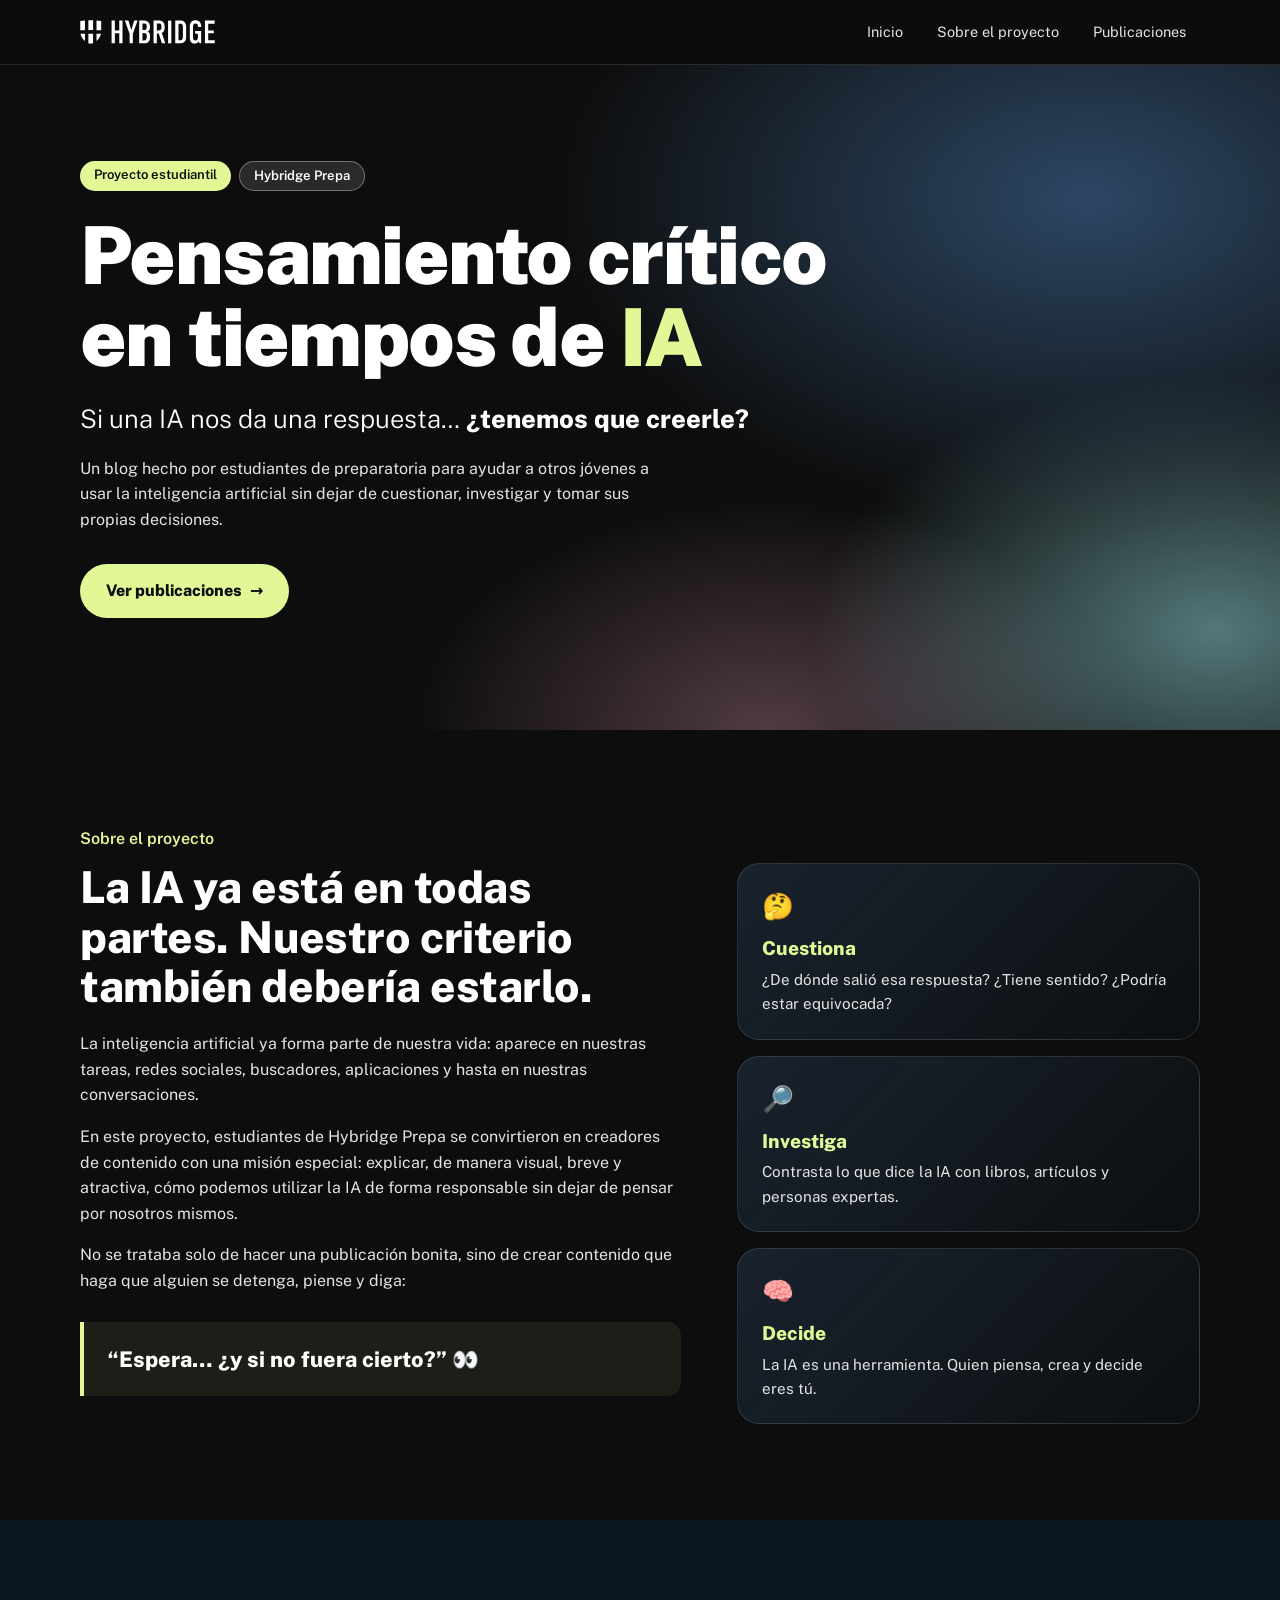
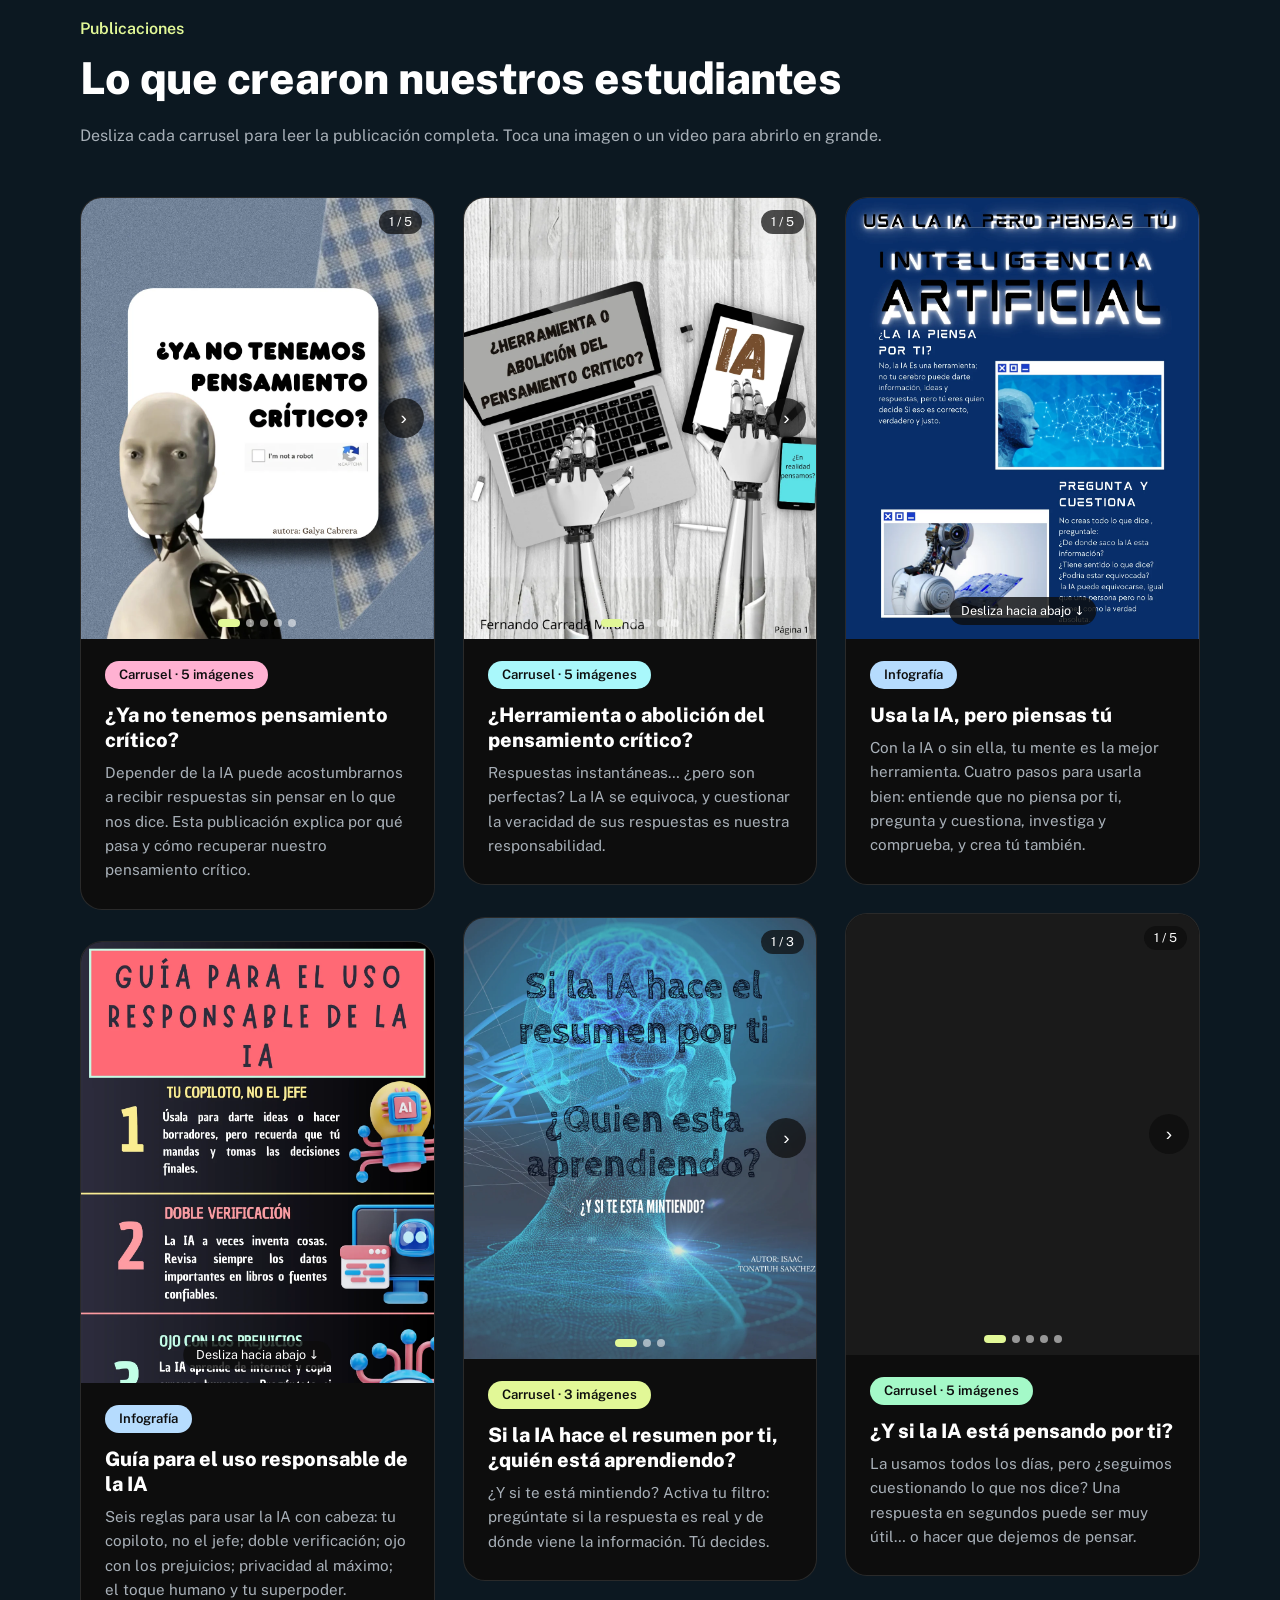
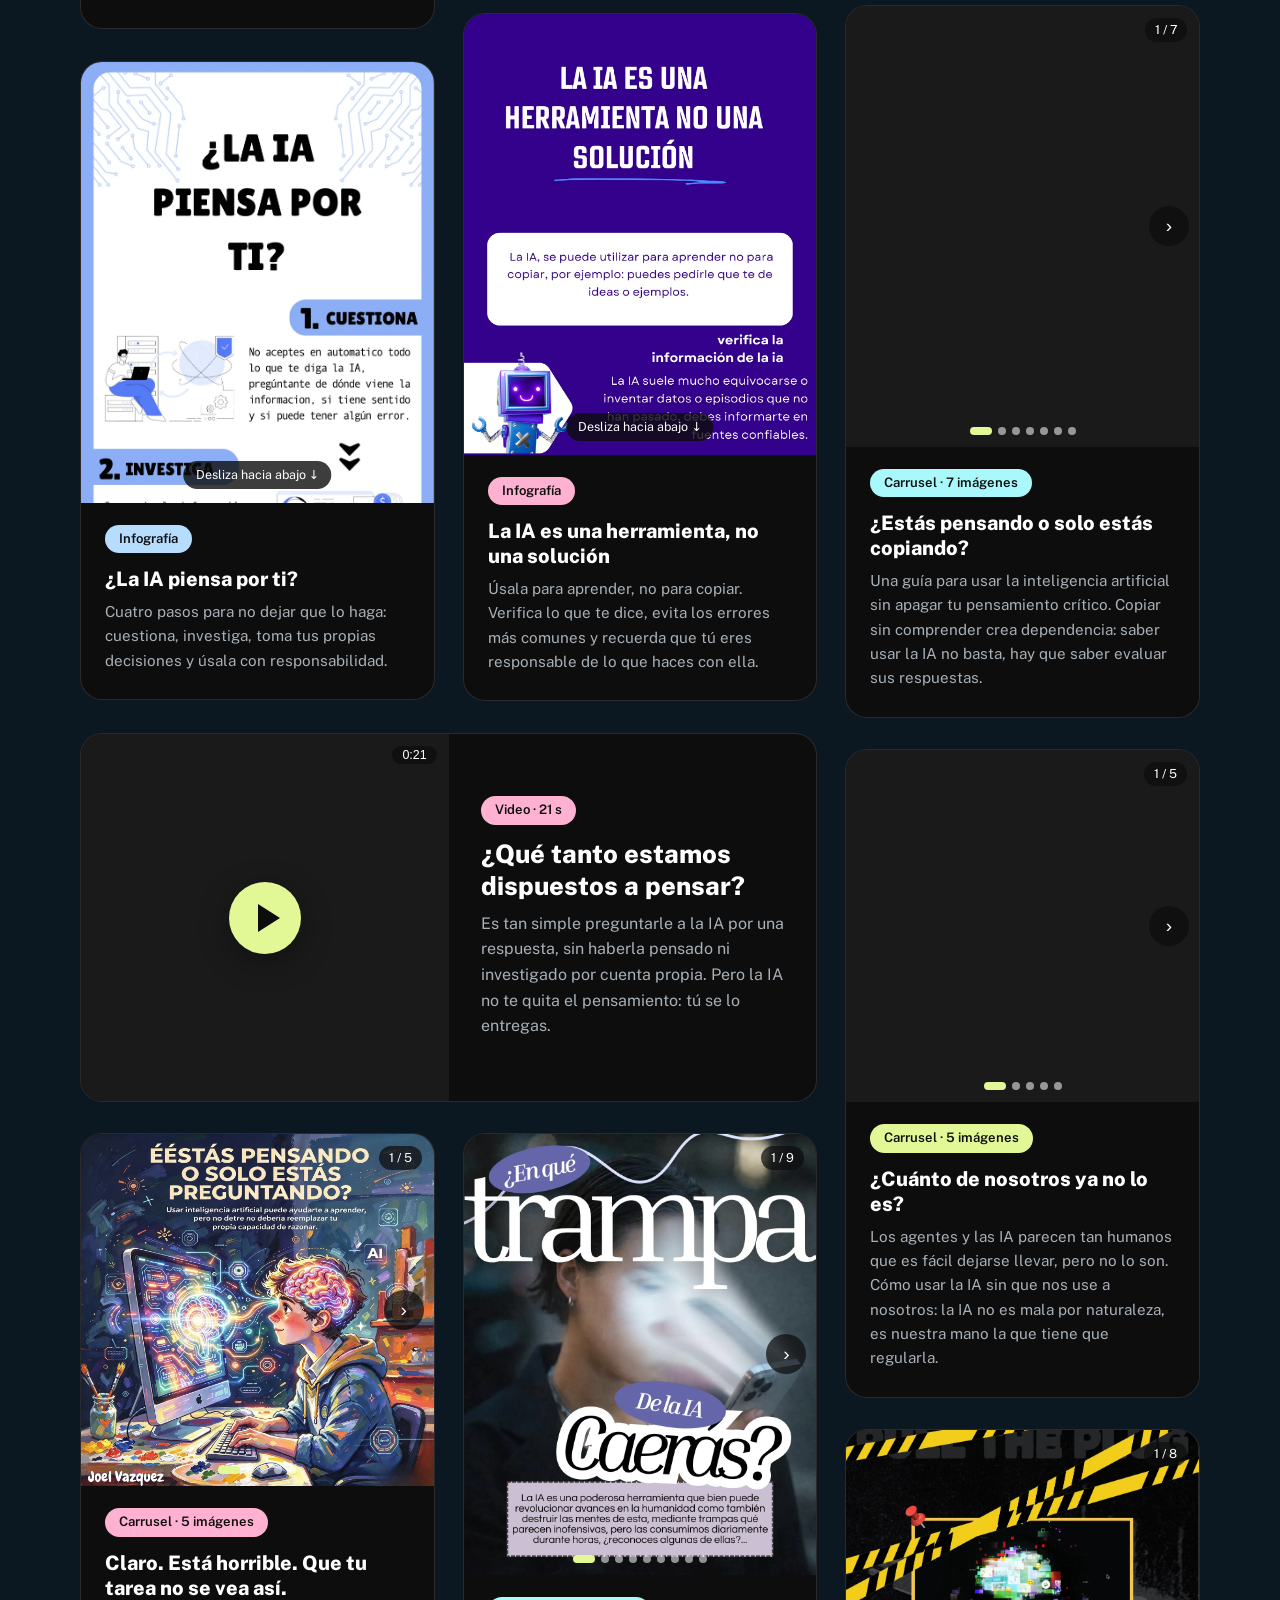
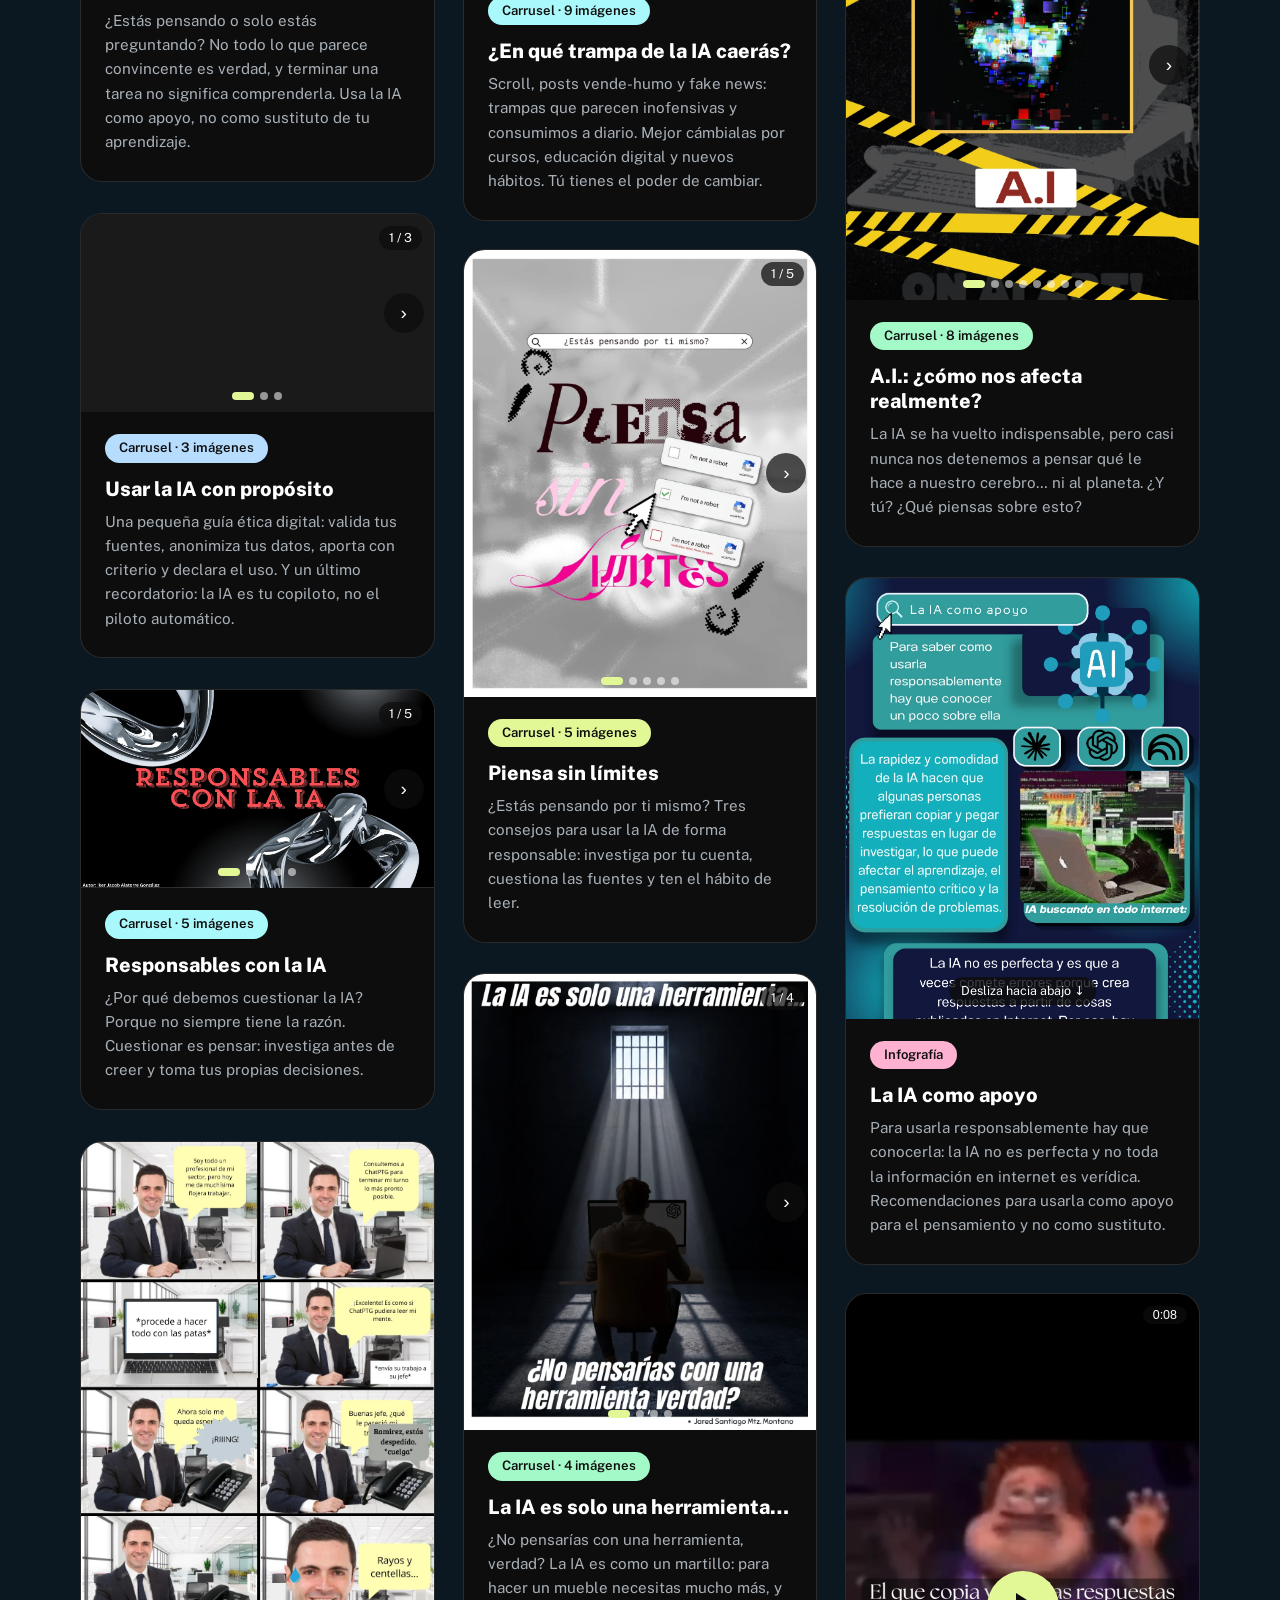
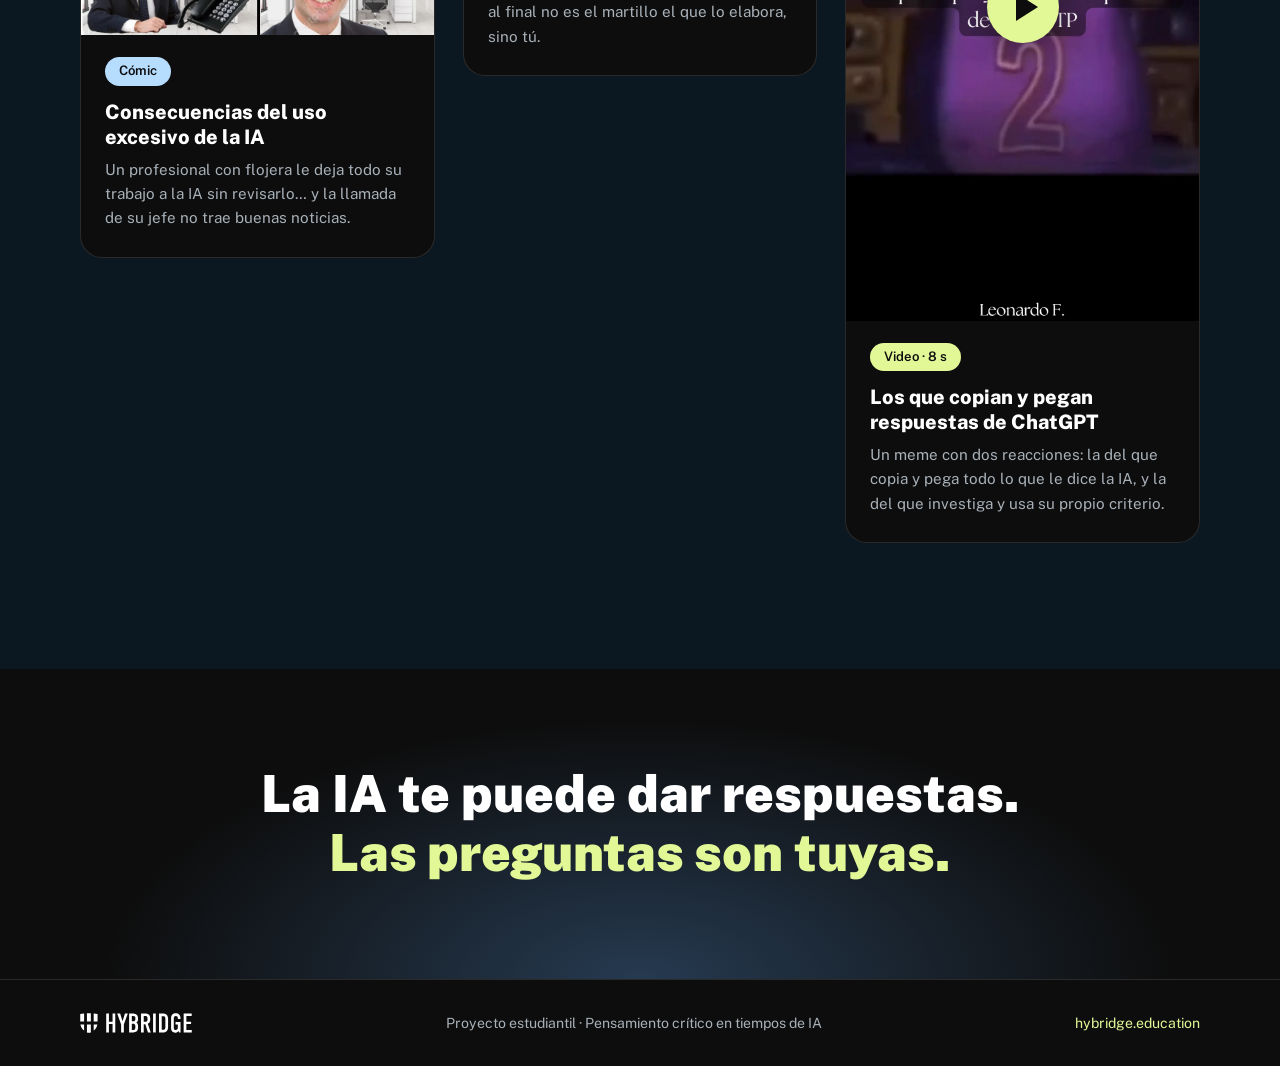
<file: index.html>
<!doctype html>
<html lang="es">
<head>
  <meta charset="utf-8">
  <meta name="viewport" content="width=device-width, initial-scale=1">
  <title>Pensamiento crítico en tiempos de IA | Hybridge</title>
  <meta name="description" content="Blog escolar de estudiantes de Hybridge Prepa: publicaciones para pensar de forma crítica frente a la inteligencia artificial.">
  <meta property="og:title" content="Pensamiento crítico en tiempos de IA">
  <meta property="og:description" content="Si una IA nos da una respuesta… ¿tenemos que creerle? Publicaciones creadas por estudiantes de Hybridge Prepa.">
  <meta property="og:image" content="assets/carruseles/pensamiento-critico-ante-ia/01.webp">
  <link rel="icon" href="assets/img/favicon.svg" type="image/svg+xml">
  <link rel="preconnect" href="https://fonts.googleapis.com">
  <link rel="preconnect" href="https://fonts.gstatic.com" crossorigin>
  <link href="https://fonts.googleapis.com/css2?family=Public+Sans:wght@300;400;600;800;900&display=swap" rel="stylesheet">
  <link rel="stylesheet" href="assets/css/styles.css?v=9">
</head>
<body>
  <header class="site-header">
    <div class="wrap header-inner">
      <a class="brand" href="#inicio" aria-label="Hybridge, ir al inicio">
        <img src="assets/img/hybridge-logo-white.svg" alt="Hybridge" width="150" height="27">
      </a>
      <nav class="nav" aria-label="Principal">
        <a href="#inicio">Inicio</a>
        <a href="#proyecto">Sobre el proyecto</a>
        <a href="#publicaciones">Publicaciones</a>
      </nav>
    </div>
  </header>

  <main>
    <!-- Inicio -->
    <section id="inicio" class="hero">
      <div class="hero-bg" aria-hidden="true"></div>
      <div class="wrap hero-inner">
        <div class="chips">
          <span class="chip chip-yellow">Proyecto estudiantil</span>
          <span class="chip chip-dark">Hybridge Prepa</span>
        </div>
        <h1>Pensamiento crítico<br>en tiempos de <span class="hl">IA</span></h1>
        <p class="lead">Si una IA nos da una respuesta… <strong>¿tenemos que creerle?</strong></p>
        <p class="hero-text">Un blog hecho por estudiantes de preparatoria para ayudar a otros jóvenes a usar la inteligencia artificial sin dejar de cuestionar, investigar y tomar sus propias decisiones.</p>
        <a class="btn" href="#publicaciones">Ver publicaciones <span aria-hidden="true">→</span></a>
      </div>
    </section>

    <!-- Sobre el proyecto -->
    <section id="proyecto" class="section">
      <div class="wrap">
        <p class="eyebrow">Sobre el proyecto</p>
        <div class="about">
          <div class="about-text">
            <h2>La IA ya está en todas partes. Nuestro criterio también debería estarlo.</h2>
            <p>La inteligencia artificial ya forma parte de nuestra vida: aparece en nuestras tareas, redes sociales, buscadores, aplicaciones y hasta en nuestras conversaciones.</p>
            <p>En este proyecto, estudiantes de Hybridge Prepa se convirtieron en creadores de contenido con una misión especial: explicar, de manera visual, breve y atractiva, cómo podemos utilizar la IA de forma responsable sin dejar de pensar por nosotros mismos.</p>
            <p>No se trataba solo de hacer una publicación bonita, sino de crear contenido que haga que alguien se detenga, piense y diga:</p>
            <blockquote>“Espera… ¿y si no fuera cierto?” <span aria-hidden="true">👀</span></blockquote>
          </div>
          <ul class="pillars">
            <li>
              <span class="pillar-icon" aria-hidden="true">🤔</span>
              <h3>Cuestiona</h3>
              <p>¿De dónde salió esa respuesta? ¿Tiene sentido? ¿Podría estar equivocada?</p>
            </li>
            <li>
              <span class="pillar-icon" aria-hidden="true">🔎</span>
              <h3>Investiga</h3>
              <p>Contrasta lo que dice la IA con libros, artículos y personas expertas.</p>
            </li>
            <li>
              <span class="pillar-icon" aria-hidden="true">🧠</span>
              <h3>Decide</h3>
              <p>La IA es una herramienta. Quien piensa, crea y decide eres tú.</p>
            </li>
          </ul>
        </div>
      </div>
    </section>

    <!-- Publicaciones -->
    <section id="publicaciones" class="section section-alt">
      <div class="wrap">
        <p class="eyebrow">Publicaciones</p>
        <h2>Lo que crearon nuestros estudiantes</h2>
        <p class="section-intro">Desliza cada carrusel para leer la publicación completa. Toca una imagen o un video para abrirlo en grande.</p>

        <div class="posts">
          <article class="post">
            <div class="carousel" data-images="assets/carruseles/pensamiento-critico-ante-ia/" data-count="5" data-label="¿Ya no tenemos pensamiento crítico?"></div>
            <div class="post-body">
              <span class="chip chip-pink">Carrusel · 5 imágenes</span>
              <h3>¿Ya no tenemos pensamiento crítico?</h3>
              <p>Depender de la IA puede acostumbrarnos a recibir respuestas sin pensar en lo que nos dice. Esta publicación explica por qué pasa y cómo recuperar nuestro pensamiento crítico.</p>
            </div>
          </article>

          <article class="post">
            <div class="carousel" data-images="assets/carruseles/cuestionando-ia/" data-count="5" data-label="¿Herramienta o abolición del pensamiento crítico?"></div>
            <div class="post-body">
              <span class="chip chip-aqua">Carrusel · 5 imágenes</span>
              <h3>¿Herramienta o abolición del pensamiento crítico?</h3>
              <p>Respuestas instantáneas… ¿pero son perfectas? La IA se equivoca, y cuestionar la veracidad de sus respuestas es nuestra responsabilidad.</p>
            </div>
          </article>

          <article class="post">
            <div class="carousel carousel-tall" data-images="assets/carruseles/mente-mejor-herramienta/" data-count="1" data-label="Usa la IA, pero piensas tú"></div>
            <div class="post-body">
              <span class="chip chip-blue">Infografía</span>
              <h3>Usa la IA, pero piensas tú</h3>
              <p>Con la IA o sin ella, tu mente es la mejor herramienta. Cuatro pasos para usarla bien: entiende que no piensa por ti, pregunta y cuestiona, investiga y comprueba, y crea tú también.</p>
            </div>
          </article>

          <article class="post">
            <div class="carousel" data-images="assets/carruseles/publicacion-ia/" data-count="5" data-label="¿Y si la IA está pensando por ti?"></div>
            <div class="post-body">
              <span class="chip chip-green">Carrusel · 5 imágenes</span>
              <h3>¿Y si la IA está pensando por ti?</h3>
              <p>La usamos todos los días, pero ¿seguimos cuestionando lo que nos dice? Una respuesta en segundos puede ser muy útil… o hacer que dejemos de pensar.</p>
            </div>
          </article>

          <article class="post">
            <div class="carousel" data-images="assets/carruseles/uso-de-la-ia/" data-count="3" data-label="Si la IA hace el resumen por ti, ¿quién está aprendiendo?"></div>
            <div class="post-body">
              <span class="chip chip-yellow">Carrusel · 3 imágenes</span>
              <h3>Si la IA hace el resumen por ti, ¿quién está aprendiendo?</h3>
              <p>¿Y si te está mintiendo? Activa tu filtro: pregúntate si la respuesta es real y de dónde viene la información. Tú decides.</p>
            </div>
          </article>

          <article class="post">
            <div class="carousel carousel-tall" data-images="assets/carruseles/guia-uso-responsable/" data-count="1" data-label="Guía para el uso responsable de la IA"></div>
            <div class="post-body">
              <span class="chip chip-blue">Infografía</span>
              <h3>Guía para el uso responsable de la IA</h3>
              <p>Seis reglas para usar la IA con cabeza: tu copiloto, no el jefe; doble verificación; ojo con los prejuicios; privacidad al máximo; el toque humano y tu superpoder.</p>
            </div>
          </article>

          <article class="post">
            <div class="carousel" data-images="assets/carruseles/pensando-o-copiando/" data-count="7" data-label="¿Estás pensando o solo estás copiando?"></div>
            <div class="post-body">
              <span class="chip chip-aqua">Carrusel · 7 imágenes</span>
              <h3>¿Estás pensando o solo estás copiando?</h3>
              <p>Una guía para usar la inteligencia artificial sin apagar tu pensamiento crítico. Copiar sin comprender crea dependencia: saber usar la IA no basta, hay que saber evaluar sus respuestas.</p>
            </div>
          </article>

          <article class="post">
            <div class="carousel carousel-tall" data-images="assets/carruseles/herramienta-no-solucion/" data-count="1" data-label="La IA es una herramienta, no una solución"></div>
            <div class="post-body">
              <span class="chip chip-pink">Infografía</span>
              <h3>La IA es una herramienta, no una solución</h3>
              <p>Úsala para aprender, no para copiar. Verifica lo que te dice, evita los errores más comunes y recuerda que tú eres responsable de lo que haces con ella.</p>
            </div>
          </article>

          <article class="post">
            <div class="carousel carousel-tall" data-images="assets/carruseles/la-ia-piensa-por-ti/" data-count="1" data-label="¿La IA piensa por ti?"></div>
            <div class="post-body">
              <span class="chip chip-blue">Infografía</span>
              <h3>¿La IA piensa por ti?</h3>
              <p>Cuatro pasos para no dejar que lo haga: cuestiona, investiga, toma tus propias decisiones y úsala con responsabilidad.</p>
            </div>
          </article>

          <article class="post post-video">
            <button class="video-cover" type="button" data-video="assets/videos/que-tanto-estamos-dispuestos-a-pensar.mp4" aria-label="Reproducir video: ¿Qué tanto estamos dispuestos a pensar?">
              <img src="assets/videos/que-tanto-estamos-dispuestos-a-pensar.webp" alt="" loading="lazy" decoding="async" width="960" height="960">
              <span class="play-icon" aria-hidden="true"></span>
              <span class="video-duration">0:21</span>
            </button>
            <div class="post-body">
              <span class="chip chip-pink">Video · 21 s</span>
              <h3>¿Qué tanto estamos dispuestos a pensar?</h3>
              <p>Es tan simple preguntarle a la IA por una respuesta, sin haberla pensado ni investigado por cuenta propia. Pero la IA no te quita el pensamiento: tú se lo entregas.</p>
            </div>
          </article>

          <article class="post">
            <div class="carousel" style="--ratio: 1" data-images="assets/carruseles/usar-ia-sin-que-nos-use/" data-count="5" data-label="¿Cuánto de nosotros ya no lo es?"></div>
            <div class="post-body">
              <span class="chip chip-yellow">Carrusel · 5 imágenes</span>
              <h3>¿Cuánto de nosotros ya no lo es?</h3>
              <p>Los agentes y las IA parecen tan humanos que es fácil dejarse llevar, pero no lo son. Cómo usar la IA sin que nos use a nosotros: la IA no es mala por naturaleza, es nuestra mano la que tiene que regularla.</p>
            </div>
          </article>

          <article class="post">
            <div class="carousel" style="--ratio: 1" data-images="assets/carruseles/claro-esta-horrible/" data-count="5" data-label="Claro. Está horrible. Que tu tarea no se vea así."></div>
            <div class="post-body">
              <span class="chip chip-pink">Carrusel · 5 imágenes</span>
              <h3>Claro. Está horrible. Que tu tarea no se vea así.</h3>
              <p>¿Estás pensando o solo estás preguntando? No todo lo que parece convincente es verdad, y terminar una tarea no significa comprenderla. Usa la IA como apoyo, no como sustituto de tu aprendizaje.</p>
            </div>
          </article>

          <article class="post">
            <div class="carousel" data-images="assets/carruseles/no-dejes-que-la-ia-piense/" data-count="9" data-label="¿En qué trampa de la IA caerás?"></div>
            <div class="post-body">
              <span class="chip chip-aqua">Carrusel · 9 imágenes</span>
              <h3>¿En qué trampa de la IA caerás?</h3>
              <p>Scroll, posts vende-humo y fake news: trampas que parecen inofensivas y consumimos a diario. Mejor cámbialas por cursos, educación digital y nuevos hábitos. Tú tienes el poder de cambiar.</p>
            </div>
          </article>

          <article class="post">
            <div class="carousel" style="--ratio: 0.75" data-images="assets/carruseles/proyecto/" data-count="8" data-label="A.I. ¿Cómo nos afecta realmente?"></div>
            <div class="post-body">
              <span class="chip chip-green">Carrusel · 8 imágenes</span>
              <h3>A.I.: ¿cómo nos afecta realmente?</h3>
              <p>La IA se ha vuelto indispensable, pero casi nunca nos detenemos a pensar qué le hace a nuestro cerebro… ni al planeta. ¿Y tú? ¿Qué piensas sobre esto?</p>
            </div>
          </article>

          <article class="post">
            <div class="carousel" style="--ratio: 1.7778" data-images="assets/carruseles/ialien/" data-count="3" data-label="Usar la IA con propósito"></div>
            <div class="post-body">
              <span class="chip chip-blue">Carrusel · 3 imágenes</span>
              <h3>Usar la IA con propósito</h3>
              <p>Una pequeña guía ética digital: valida tus fuentes, anonimiza tus datos, aporta con criterio y declara el uso. Y un último recordatorio: la IA es tu copiloto, no el piloto automático.</p>
            </div>
          </article>

          <article class="post">
            <div class="carousel" style="--ratio: 0.789" data-images="assets/carruseles/piensa-sin-limites/" data-count="5" data-label="Piensa sin límites"></div>
            <div class="post-body">
              <span class="chip chip-yellow">Carrusel · 5 imágenes</span>
              <h3>Piensa sin límites</h3>
              <p>¿Estás pensando por ti mismo? Tres consejos para usar la IA de forma responsable: investiga por tu cuenta, cuestiona las fuentes y ten el hábito de leer.</p>
            </div>
          </article>

          <article class="post">
            <div class="carousel carousel-tall" data-images="assets/carruseles/ia-uso-responsable/" data-count="1" data-label="La IA como apoyo"></div>
            <div class="post-body">
              <span class="chip chip-pink">Infografía</span>
              <h3>La IA como apoyo</h3>
              <p>Para usarla responsablemente hay que conocerla: la IA no es perfecta y no toda la información en internet es verídica. Recomendaciones para usarla como apoyo para el pensamiento y no como sustituto.</p>
            </div>
          </article>

          <article class="post">
            <div class="carousel" style="--ratio: 1.7778" data-images="assets/carruseles/responsables-con-la-ia/" data-count="5" data-label="Responsables con la IA"></div>
            <div class="post-body">
              <span class="chip chip-aqua">Carrusel · 5 imágenes</span>
              <h3>Responsables con la IA</h3>
              <p>¿Por qué debemos cuestionar la IA? Porque no siempre tiene la razón. Cuestionar es pensar: investiga antes de creer y toma tus propias decisiones.</p>
            </div>
          </article>

          <article class="post">
            <div class="carousel" style="--ratio: 0.7727" data-images="assets/carruseles/proyecto-2/" data-count="4" data-label="La IA es solo una herramienta"></div>
            <div class="post-body">
              <span class="chip chip-green">Carrusel · 4 imágenes</span>
              <h3>La IA es solo una herramienta…</h3>
              <p>¿No pensarías con una herramienta, verdad? La IA es como un martillo: para hacer un mueble necesitas mucho más, y al final no es el martillo el que lo elabora, sino tú.</p>
            </div>
          </article>

          <article class="post">
            <div class="carousel" style="--ratio: 0.7143" data-images="assets/carruseles/consecuencias-uso-excesivo/" data-count="1" data-label="Consecuencias del uso excesivo de la IA"></div>
            <div class="post-body">
              <span class="chip chip-blue">Cómic</span>
              <h3>Consecuencias del uso excesivo de la IA</h3>
              <p>Un profesional con flojera le deja todo su trabajo a la IA sin revisarlo… y la llamada de su jefe no trae buenas noticias.</p>
            </div>
          </article>

          <article class="post">
            <button class="video-cover" type="button" style="--ratio: 0.5625" data-video="assets/videos/los-que-copian-y-pegan.mp4" aria-label="Reproducir video: Los que copian y pegan respuestas de ChatGPT">
              <img src="assets/videos/los-que-copian-y-pegan.webp" alt="" loading="lazy" decoding="async" width="1080" height="1920">
              <span class="play-icon" aria-hidden="true"></span>
              <span class="video-duration">0:08</span>
            </button>
            <div class="post-body">
              <span class="chip chip-yellow">Video · 8 s</span>
              <h3>Los que copian y pegan respuestas de ChatGPT</h3>
              <p>Un meme con dos reacciones: la del que copia y pega todo lo que le dice la IA, y la del que investiga y usa su propio criterio.</p>
            </div>
          </article>
        </div>
      </div>
    </section>

    <section class="closing">
      <div class="wrap">
        <p class="closing-quote">La IA te puede dar respuestas.<br><span class="hl">Las preguntas son tuyas.</span></p>
      </div>
    </section>
  </main>

  <footer class="site-footer">
    <div class="wrap footer-inner">
      <img src="assets/img/hybridge-logo-white.svg" alt="Hybridge" width="120" height="22">
      <p>Proyecto estudiantil · Pensamiento crítico en tiempos de IA</p>
      <a href="https://hybridge.education" target="_blank" rel="noopener">hybridge.education</a>
    </div>
  </footer>

  <dialog class="post-modal" aria-labelledby="post-modal-title">
    <div class="post-modal-inner">
      <div class="carousel carousel-large"></div>
      <video class="post-modal-video" controls playsinline preload="none" hidden></video>
      <div class="post-modal-info">
        <h3 id="post-modal-title" class="post-modal-title"></h3>
        <p class="post-modal-text"></p>
      </div>
    </div>
    <button class="post-modal-close" type="button" aria-label="Cerrar">×</button>
  </dialog>

  <script src="assets/js/main.js?v=9"></script>
</body>
</html>
</file>
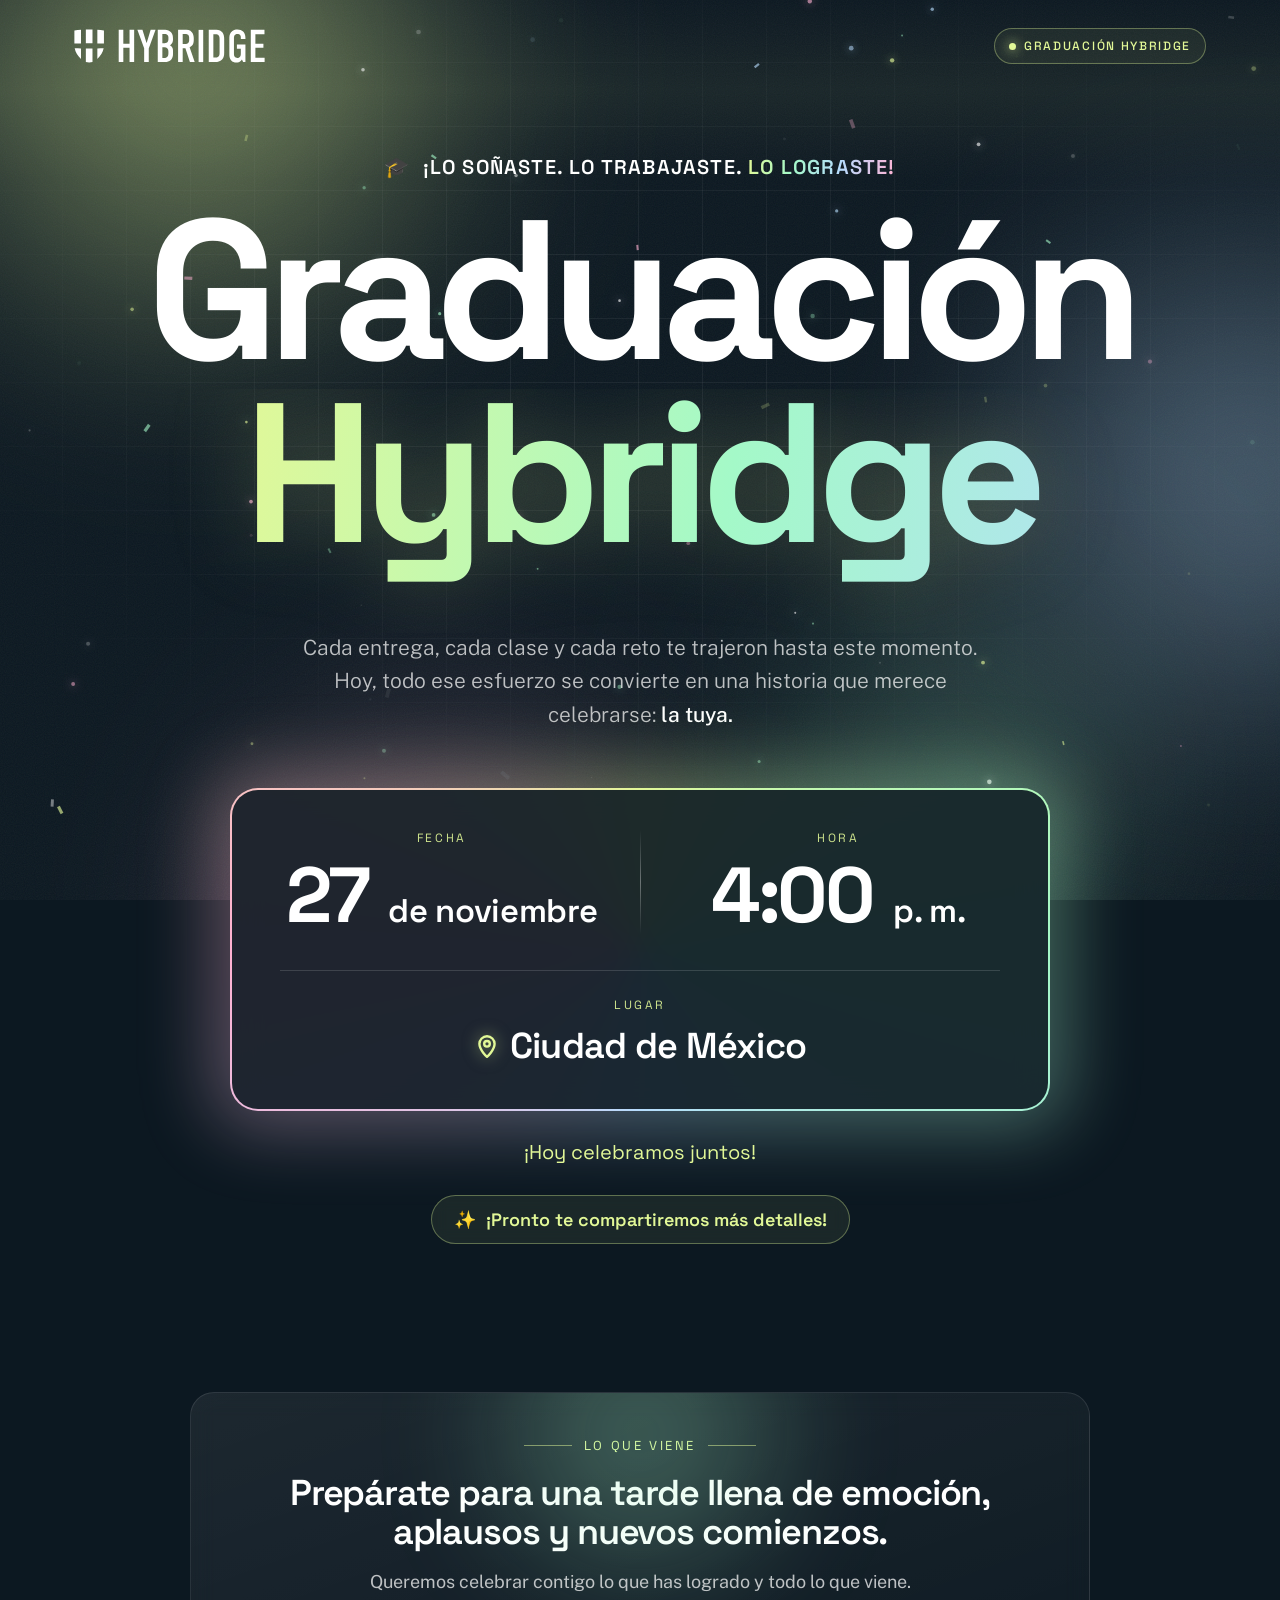
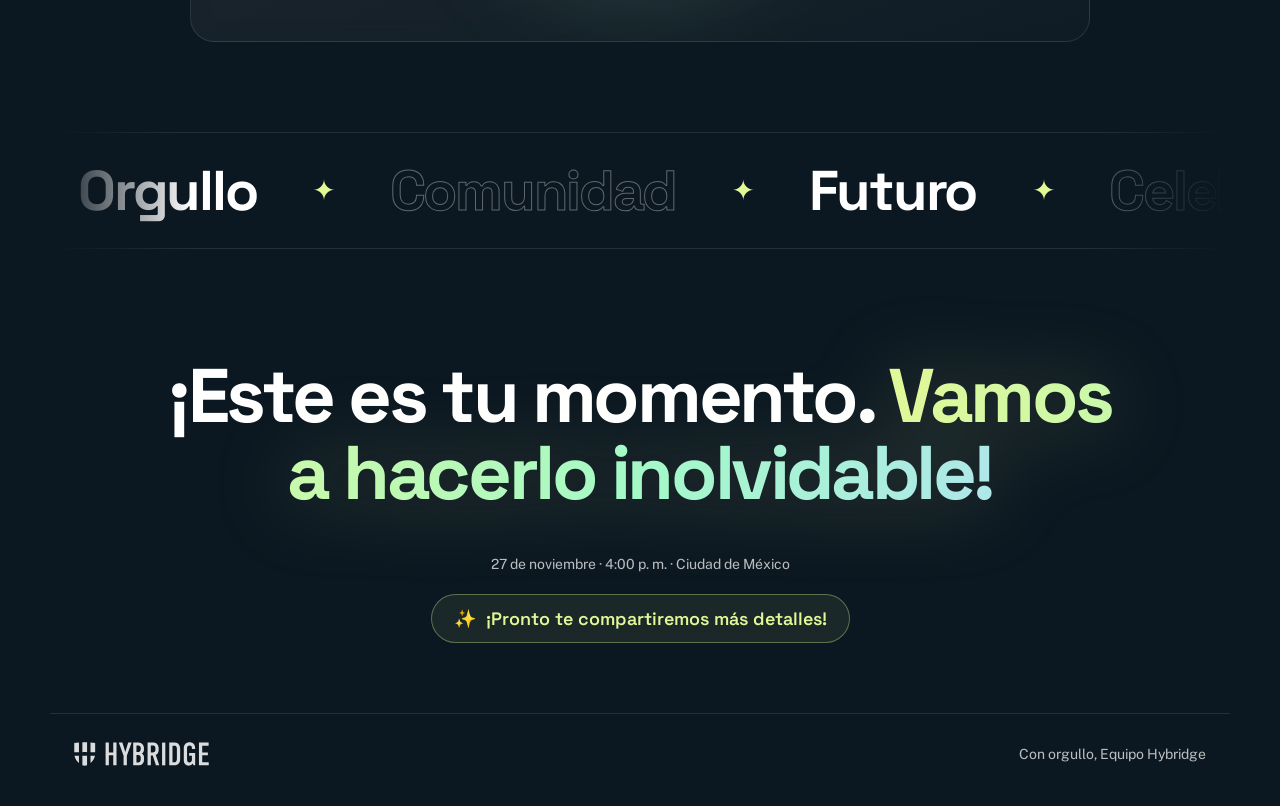
<file: graduacion/index.html>
<!DOCTYPE html>
<html lang="es">
<head>
<meta charset="UTF-8">
<meta name="viewport" content="width=device-width, initial-scale=1.0">
<title>Graduación Hybridge · 27 de noviembre</title>
<meta name="description" content="El futuro que imaginaste ya tiene fecha. Graduación Hybridge, 27 de noviembre, 4:00 p. m.">
<meta name="robots" content="noindex, nofollow">
<link rel="icon" href="../assets/img/favicon.svg" type="image/svg+xml">
<link rel="preconnect" href="https://fonts.googleapis.com">
<link rel="preconnect" href="https://fonts.gstatic.com" crossorigin>
<link href="https://fonts.googleapis.com/css2?family=Space+Grotesk:wght@400;500;600;700&family=Public+Sans:wght@300;400;500;600&display=swap" rel="stylesheet">
<style>
  :root{
    --navy:#0C1821;
    --black:#0D0D0D;
    --yellow:#E2F897;
    --blue:#B6DCFE;
    --mint:#A4F9C8;
    --pink:#FFB1D2;
    --white:#FFFFFF;
    --muted:rgba(255,255,255,.72);
    --line:rgba(255,255,255,.10);
    --grad:linear-gradient(100deg,var(--yellow) 0%,var(--mint) 30%,var(--blue) 62%,var(--pink) 100%);
  }
  *{box-sizing:border-box;margin:0;padding:0}
  html{scroll-behavior:smooth;overflow-x:hidden}
  body{
    font-family:"Public Sans",system-ui,sans-serif;
    background:var(--navy);
    color:var(--white);
    min-height:100vh;
    overflow-x:hidden;overflow-x:clip;
    -webkit-font-smoothing:antialiased;
  }

  /* ---------- Fondo: aurora + retícula + partículas ---------- */
  .bg{position:fixed;inset:0;z-index:0;pointer-events:none;overflow:hidden}
  .aurora{
    position:absolute;border-radius:50%;filter:blur(90px);opacity:.55;
    mix-blend-mode:screen;will-change:transform;
  }
  .a1{width:60vmax;height:60vmax;background:radial-gradient(circle,var(--yellow) 0%,transparent 65%);top:-25vmax;left:-15vmax;animation:drift1 22s ease-in-out infinite alternate}
  .a2{width:55vmax;height:55vmax;background:radial-gradient(circle,var(--blue) 0%,transparent 65%);top:10vmax;right:-25vmax;opacity:.45;animation:drift2 26s ease-in-out infinite alternate}
  .a3{width:50vmax;height:50vmax;background:radial-gradient(circle,var(--pink) 0%,transparent 65%);bottom:-28vmax;left:10vmax;opacity:.35;animation:drift3 30s ease-in-out infinite alternate}
  .a4{width:40vmax;height:40vmax;background:radial-gradient(circle,var(--mint) 0%,transparent 65%);bottom:-10vmax;right:5vmax;opacity:.30;animation:drift1 24s ease-in-out infinite alternate-reverse}
  @keyframes drift1{to{transform:translate(12vmax,8vmax) scale(1.1)}}
  @keyframes drift2{to{transform:translate(-14vmax,10vmax) scale(.9)}}
  @keyframes drift3{to{transform:translate(10vmax,-12vmax) scale(1.15)}}

  .grid{
    position:absolute;inset:-2px;
    background-image:
      linear-gradient(var(--line) 1px,transparent 1px),
      linear-gradient(90deg,var(--line) 1px,transparent 1px);
    background-size:64px 64px;
    mask-image:radial-gradient(ellipse 80% 70% at 50% 40%,#000 20%,transparent 75%);
    -webkit-mask-image:radial-gradient(ellipse 80% 70% at 50% 40%,#000 20%,transparent 75%);
    opacity:.55;
  }
  .scan{
    position:absolute;left:0;right:0;height:180px;
    background:linear-gradient(180deg,transparent,rgba(226,248,151,.06),transparent);
    animation:scan 9s linear infinite;
  }
  @keyframes scan{from{top:-200px}to{top:110%}}
  #particles{position:absolute;inset:0;width:100%;height:100%}
  .noise{
    position:absolute;inset:0;opacity:.06;
    background-image:url("data:image/svg+xml,%3Csvg xmlns='http://www.w3.org/2000/svg' width='160' height='160'%3E%3Cfilter id='n'%3E%3CfeTurbulence type='fractalNoise' baseFrequency='.9' numOctaves='2' stitchTiles='stitch'/%3E%3C/filter%3E%3Crect width='100%25' height='100%25' filter='url(%23n)'/%3E%3C/svg%3E");
  }

  /* ---------- Layout ---------- */
  .wrap{position:relative;z-index:2;max-width:1180px;margin:0 auto;padding:28px 24px 40px}
  header{
    display:flex;align-items:center;justify-content:space-between;gap:16px;
    opacity:0;animation:fadeDown .9s .1s cubic-bezier(.2,.8,.2,1) forwards;
  }
  .logo{height:34px;width:auto;display:block}
  .logo-fallback{font-family:"Space Grotesk",system-ui,sans-serif;font-weight:700;font-size:22px;letter-spacing:-.02em;display:none}
  .chip{
    font-family:"Space Grotesk",system-ui,sans-serif;font-size:12px;font-weight:500;letter-spacing:.14em;text-transform:uppercase;
    padding:9px 14px;border:1px solid rgba(226,248,151,.35);border-radius:999px;
    color:var(--yellow);background:rgba(226,248,151,.06);backdrop-filter:blur(8px);
    display:inline-flex;align-items:center;gap:8px;white-space:nowrap;
  }
  .dot{width:7px;height:7px;border-radius:50%;background:var(--yellow);box-shadow:0 0 12px var(--yellow);animation:pulse 1.8s ease-in-out infinite}
  @keyframes pulse{50%{opacity:.35;transform:scale(.7)}}

  /* ---------- Hero ---------- */
  .hero{padding:clamp(56px,10vh,110px) 0 40px;text-align:center}
  .kicker{
    font-family:"Space Grotesk",system-ui,sans-serif;font-weight:600;
    font-size:clamp(14px,1.9vw,20px);letter-spacing:.06em;text-transform:uppercase;
    color:var(--white);
    display:inline-flex;align-items:center;gap:12px;flex-wrap:wrap;justify-content:center;
    opacity:0;animation:fadeUp 1s .35s cubic-bezier(.2,.8,.2,1) forwards;
  }
  .kicker .cap{display:inline-block;animation:bob 3.2s ease-in-out infinite}
  @keyframes bob{50%{transform:translateY(-6px) rotate(-8deg)}}
  .kicker .hl{white-space:nowrap;background:var(--grad);-webkit-background-clip:text;background-clip:text;color:transparent}

  h1{
    font-family:"Space Grotesk",system-ui,sans-serif;font-weight:700;
    font-size:clamp(64px,15.5vw,210px);
    line-height:.86;letter-spacing:-.055em;
    margin:26px 0 0;
  }
  h1 .line{display:block;overflow:hidden;padding:0 .06em .24em;margin-bottom:-.18em}
  h1 .line span{display:inline-block;transform:translateY(105%);animation:rise 1.1s cubic-bezier(.16,1,.3,1) forwards}
  h1 .l1 span{animation-delay:.55s}
  h1 .l2 span{animation-delay:.72s}
  h1 .gradtext{line-height:1.12;padding:0 .04em .06em;margin:-.13em 0 -.06em}
  .gradtext{
    background:linear-gradient(100deg,var(--yellow),var(--mint),var(--blue),var(--pink),var(--yellow));
    background-size:250% 100%;
    -webkit-background-clip:text;background-clip:text;color:transparent;
    animation:rise 1.1s .72s cubic-bezier(.16,1,.3,1) forwards, flow 8s linear infinite !important;
    filter:drop-shadow(0 0 40px rgba(226,248,151,.25));
  }
  @keyframes flow{to{background-position:250% 0}}
  @keyframes rise{to{transform:translateY(0)}}

  .lead{
    max-width:720px;margin:34px auto 0;
    font-size:clamp(17px,2vw,21px);line-height:1.6;color:var(--muted);font-weight:300;
    opacity:0;animation:fadeUp 1s 1.05s cubic-bezier(.2,.8,.2,1) forwards;
  }
  .lead strong{color:var(--white);font-weight:500}

  /* ---------- Fecha ---------- */
  .date-wrap{
    margin:56px auto 0;max-width:820px;position:relative;
    opacity:0;animation:fadeUp 1s 1.25s cubic-bezier(.2,.8,.2,1) forwards;
  }
  .date-card{
    position:relative;border-radius:28px;padding:2px;
    background:conic-gradient(from var(--ang,0deg),var(--yellow),var(--mint),var(--blue),var(--pink),var(--yellow));
    animation:spin 6s linear infinite;
  }
  @property --ang{syntax:"<angle>";inherits:false;initial-value:0deg}
  @keyframes spin{to{--ang:360deg}}
  .date-card::before{
    content:"";position:absolute;inset:-18px;border-radius:40px;z-index:-1;
    background:inherit;filter:blur(36px);opacity:.35;
  }
  .date-inner{
    border-radius:26px;background:rgba(12,24,33,.92);backdrop-filter:blur(14px);
    display:grid;grid-template-columns:1fr auto 1fr;align-items:center;
    padding:clamp(24px,4vw,40px) clamp(20px,4vw,48px);gap:clamp(14px,3vw,36px);
  }
  .d-block{text-align:center}
  .d-label{font-family:"Space Grotesk",system-ui,sans-serif;font-size:12px;letter-spacing:.22em;text-transform:uppercase;color:var(--yellow);opacity:.9}
  .d-big{font-family:"Space Grotesk",system-ui,sans-serif;font-weight:700;letter-spacing:-.04em;line-height:1;margin-top:10px;font-size:clamp(40px,7vw,78px)}
  .d-big small{font-size:.42em;letter-spacing:-.01em;font-weight:600;margin-left:.1em}
  .d-place{grid-column:1/-1;text-align:center;padding-top:clamp(18px,3vw,26px);border-top:1px solid rgba(255,255,255,.14)}
  .d-city{display:inline-flex;align-items:center;gap:10px;margin-top:10px;font-family:"Space Grotesk",system-ui,sans-serif;font-weight:600;letter-spacing:-.02em;font-size:clamp(24px,3.4vw,36px)}
  .d-city svg{color:var(--yellow);flex:none;filter:drop-shadow(0 0 8px rgba(226,248,151,.5))}
  .d-sep{width:1px;align-self:stretch;background:linear-gradient(180deg,transparent,rgba(255,255,255,.35),transparent)}

  /* ---------- Cuenta regresiva ---------- */
  .countdown{
    display:flex;justify-content:center;gap:clamp(8px,2vw,16px);margin:28px auto 0;flex-wrap:wrap;
    opacity:0;animation:fadeUp 1s 1.45s cubic-bezier(.2,.8,.2,1) forwards;
  }
  .cd{
    min-width:84px;padding:14px 10px 12px;border-radius:16px;text-align:center;
    background:rgba(255,255,255,.04);border:1px solid var(--line);backdrop-filter:blur(10px);
  }
  .cd b{display:block;font-family:"Space Grotesk",system-ui,sans-serif;font-weight:600;font-size:clamp(26px,4vw,36px);letter-spacing:-.03em;font-variant-numeric:tabular-nums}
  .cd span{font-size:11px;letter-spacing:.16em;text-transform:uppercase;color:var(--muted)}
  .cd-done{font-family:"Space Grotesk",system-ui,sans-serif;font-size:20px;color:var(--yellow);display:none}

  /* ---------- CTA ---------- */
  .cta-zone{
    margin:52px 0 0;display:flex;flex-direction:column;align-items:center;gap:16px;
    opacity:0;animation:fadeUp 1s 1.6s cubic-bezier(.2,.8,.2,1) forwards;
  }
  .cta{
    position:relative;display:inline-flex;align-items:center;gap:14px;
    font-family:"Space Grotesk",system-ui,sans-serif;font-weight:700;font-size:clamp(18px,2.4vw,22px);letter-spacing:-.01em;
    color:var(--navy);text-decoration:none;
    padding:22px 34px 22px 38px;border-radius:999px;
    background:var(--yellow);
    box-shadow:0 0 0 0 rgba(226,248,151,.6),0 18px 50px -10px rgba(226,248,151,.55);
    overflow:hidden;isolation:isolate;
    transition:transform .35s cubic-bezier(.2,.8,.2,1),box-shadow .35s;
    animation:ring 2.6s ease-out 2.4s infinite;
  }
  .cta::before{
    content:"";position:absolute;inset:0;z-index:-1;
    background:linear-gradient(100deg,var(--yellow),var(--mint),var(--blue),var(--yellow));
    background-size:300% 100%;opacity:0;transition:opacity .4s;animation:flow 4s linear infinite;
  }
  .cta::after{
    content:"";position:absolute;top:0;left:-60%;width:40%;height:100%;
    background:linear-gradient(100deg,transparent,rgba(255,255,255,.75),transparent);
    transform:skewX(-20deg);animation:shine 3.4s ease-in-out 2s infinite;
  }
  .cta:hover{transform:translateY(-3px) scale(1.03);box-shadow:0 0 0 0 rgba(226,248,151,0),0 26px 70px -10px rgba(164,249,200,.7)}
  .cta:hover::before{opacity:1}
  .cta:focus-visible{outline:3px solid var(--white);outline-offset:5px}
  .cta .arrow{
    width:38px;height:38px;border-radius:50%;background:var(--navy);color:var(--yellow);
    display:grid;place-items:center;transition:transform .35s cubic-bezier(.2,.8,.2,1);flex:none;
  }
  .cta:hover .arrow{transform:rotate(-45deg)}
  @keyframes shine{0%{left:-60%}55%,100%{left:130%}}
  @keyframes ring{0%{box-shadow:0 0 0 0 rgba(226,248,151,.55),0 18px 50px -10px rgba(226,248,151,.55)}80%,100%{box-shadow:0 0 0 22px rgba(226,248,151,0),0 18px 50px -10px rgba(226,248,151,.55)}}
  .cta-note{font-size:14px;color:var(--muted)}

  /* ---------- Historia ---------- */
  .story{
    margin:clamp(80px,12vh,130px) 0 0;
    display:grid;grid-template-columns:1fr;gap:20px;max-width:900px;margin-left:auto;margin-right:auto;text-align:center;
  }
  .story .num{justify-content:center}
  .story .num::before{content:"";height:1px;width:48px;background:var(--yellow);opacity:.5}
  .story .card .glow{right:auto;left:50%;transform:translateX(-50%)}
  .soon{
    display:inline-flex;align-items:center;gap:10px;margin:30px auto 0;
    font-family:"Space Grotesk",system-ui,sans-serif;font-weight:600;font-size:clamp(15px,1.8vw,18px);
    padding:12px 22px;border-radius:999px;color:var(--yellow);
    border:1px solid rgba(226,248,151,.35);background:rgba(226,248,151,.07);backdrop-filter:blur(8px);
    opacity:0;animation:fadeUp 1s 1.6s cubic-bezier(.2,.8,.2,1) forwards;
  }
  .soon-close{opacity:1;animation:none;margin-top:6px}
  .card{
    position:relative;border-radius:24px;padding:clamp(28px,4vw,44px);
    background:linear-gradient(160deg,rgba(255,255,255,.07),rgba(255,255,255,.02));
    border:1px solid var(--line);backdrop-filter:blur(12px);overflow:hidden;
    opacity:0;transform:translateY(40px);transition:opacity 1s cubic-bezier(.2,.8,.2,1),transform 1s cubic-bezier(.2,.8,.2,1),border-color .4s;
  }
  .card.in{opacity:1;transform:none}
  .card:hover{border-color:rgba(226,248,151,.35)}
  .card .glow{
    position:absolute;width:260px;height:260px;border-radius:50%;filter:blur(70px);opacity:.28;top:-90px;right:-80px;
  }
  .card:nth-child(1) .glow{background:var(--mint)}
  .card:nth-child(2) .glow{background:var(--pink)}
  .card:nth-child(2){transition-delay:.15s}
  .num{font-family:"Space Grotesk",system-ui,sans-serif;font-size:13px;letter-spacing:.2em;color:var(--yellow);text-transform:uppercase;display:flex;align-items:center;gap:12px}
  .num::after{content:"";height:1px;width:48px;background:var(--yellow);opacity:.5}
  .card h2{font-family:"Space Grotesk",system-ui,sans-serif;font-weight:600;font-size:clamp(26px,3.2vw,36px);letter-spacing:-.03em;line-height:1.1;margin:20px 0 14px}
  .card p{color:var(--muted);font-size:clamp(16px,1.6vw,18px);line-height:1.65;position:relative}

  /* ---------- Marquesina ---------- */
  .marquee{
    margin:clamp(70px,10vh,110px) -24px 0;overflow:hidden;
    border-top:1px solid var(--line);border-bottom:1px solid var(--line);
    padding:22px 0;
    mask-image:linear-gradient(90deg,transparent,#000 12%,#000 88%,transparent);
    -webkit-mask-image:linear-gradient(90deg,transparent,#000 12%,#000 88%,transparent);
  }
  .track{display:flex;width:max-content;animation:marquee 34s linear infinite}
  .track span{
    font-family:"Space Grotesk",system-ui,sans-serif;font-weight:700;font-size:clamp(28px,5vw,56px);letter-spacing:-.04em;
    padding:0 28px;white-space:nowrap;color:transparent;-webkit-text-stroke:1px rgba(255,255,255,.35);
    display:inline-flex;align-items:center;gap:56px;
  }
  .track span i{font-style:normal;color:var(--yellow);-webkit-text-stroke:0;font-size:.5em}
  .track span:nth-child(odd) em{font-style:normal;color:var(--white);-webkit-text-stroke:0}
  @keyframes marquee{to{transform:translateX(-50%)}}

  /* ---------- Cierre ---------- */
  .closing{text-align:center;padding:clamp(80px,12vh,130px) 0 30px}
  .closing h3{
    font-family:"Space Grotesk",system-ui,sans-serif;font-weight:700;font-size:clamp(34px,6.4vw,76px);letter-spacing:-.045em;line-height:1.02;
    max-width:980px;margin:0 auto;
  }
  .closing h3 .gradtext{animation:flow 8s linear infinite !important}
  .closing .cta-zone{opacity:1;animation:none;margin-top:44px}

  footer{
    position:relative;z-index:2;max-width:1180px;margin:0 auto;padding:28px 24px 40px;
    border-top:1px solid var(--line);display:flex;justify-content:space-between;align-items:center;gap:16px;flex-wrap:wrap;
    font-size:14px;color:var(--muted);
  }
  footer .logo{height:24px;opacity:.85}

  @keyframes fadeUp{from{opacity:0;transform:translateY(26px)}to{opacity:1;transform:none}}
  @keyframes fadeDown{from{opacity:0;transform:translateY(-14px)}to{opacity:1;transform:none}}

  /* ---------- Responsive ---------- */
  @media (max-width:760px){
    .wrap{padding:20px 16px 32px}
    .marquee{margin-left:-16px;margin-right:-16px}
    .logo{height:28px}
    .chip{font-size:10.5px;padding:8px 11px;letter-spacing:.1em}
    h1{letter-spacing:-.05em}
    .date-inner{grid-template-columns:1fr;gap:20px}
    .d-sep{width:60%;height:1px;justify-self:center;background:linear-gradient(90deg,transparent,rgba(255,255,255,.35),transparent)}
    .cd{min-width:70px}
    .story{grid-template-columns:1fr}
    .cta{padding:18px 20px 18px 26px;gap:12px}
    .cta .arrow{width:34px;height:34px}
    footer{padding:24px 16px 40px;justify-content:center;text-align:center}
  }
  @media (max-width:380px){
    .cd{min-width:62px;padding:12px 6px}
    .cta{font-size:16px}
  }

  @media (prefers-reduced-motion:reduce){
    *,*::before,*::after{animation-duration:.01ms !important;animation-iteration-count:1 !important;transition-duration:.01ms !important}
    h1 .line span{transform:none}
    .card{opacity:1;transform:none}
  }
</style>
</head>
<body>

<div class="bg" aria-hidden="true">
  <div class="aurora a1"></div>
  <div class="aurora a2"></div>
  <div class="aurora a3"></div>
  <div class="aurora a4"></div>
  <div class="grid"></div>
  <div class="scan"></div>
  <canvas id="particles"></canvas>
  <div class="noise"></div>
</div>

<main class="wrap">
  <header>
    <img class="logo" src="../assets/img/hybridge-logo-white.svg" alt="Hybridge"
         onerror="this.style.display='none';this.nextElementSibling.style.display='block'">
    <span class="logo-fallback">Hybridge</span>
    <span class="chip"><span class="dot"></span>Graduación Hybridge</span>
  </header>

  <section class="hero">
    <p class="kicker">
      <span class="cap" aria-hidden="true">🎓</span>
      <span>¡Lo soñaste. Lo trabajaste. <span class="hl">Lo lograste!</span></span>
    </p>

    <h1 aria-label="Graduación Hybridge">
      <span class="line l1"><span>Graduación</span></span>
      <span class="line l2"><span class="gradtext">Hybridge</span></span>
    </h1>

    <p class="lead">
      Cada entrega, cada clase y cada reto te trajeron hasta este momento. Hoy, todo ese esfuerzo se convierte en una historia que merece celebrarse: <strong>la tuya.</strong>
    </p>

    <div class="date-wrap">
      <div class="date-card">
        <div class="date-inner">
          <div class="d-block">
            <div class="d-label">Fecha</div>
            <div class="d-big">27 <small>de noviembre</small></div>
          </div>
          <div class="d-sep" aria-hidden="true"></div>
          <div class="d-block">
            <div class="d-label">Hora</div>
            <div class="d-big">4:00 <small>p. m.</small></div>
          </div>
          <div class="d-place">
            <div class="d-label">Lugar</div>
            <div class="d-city">
              <svg width="26" height="26" viewBox="0 0 24 24" fill="none" stroke="currentColor" stroke-width="2.2" stroke-linecap="round" stroke-linejoin="round" aria-hidden="true"><path d="M12 22s7-6.2 7-12a7 7 0 1 0-14 0c0 5.8 7 12 7 12z"/><circle cx="12" cy="10" r="2.6"/></svg>
              Ciudad de México
            </div>
          </div>
        </div>
      </div>
    </div>

    <div class="countdown" id="countdown" aria-label="Cuenta regresiva para la graduación">
      <div class="cd"><b id="cd-d">00</b><span>Días</span></div>
      <div class="cd"><b id="cd-h">00</b><span>Horas</span></div>
      <div class="cd"><b id="cd-m">00</b><span>Min</span></div>
      <div class="cd"><b id="cd-s">00</b><span>Seg</span></div>
      <p class="cd-done" id="cd-done">¡Hoy celebramos juntos!</p>
    </div>

    <p class="soon"><span aria-hidden="true">✨</span> ¡Pronto te compartiremos más detalles!</p>
  </section>

  <section class="story">
    <article class="card">
      <div class="glow" aria-hidden="true"></div>
      <div class="num">Lo que viene</div>
      <h2>Prepárate para una tarde llena de emoción, aplausos y nuevos comienzos.</h2>
      <p>Queremos celebrar contigo lo que has logrado y todo lo que viene.</p>
    </article>
  </section>

  <div class="marquee" aria-hidden="true">
    <div class="track">
      <span><em>Orgullo</em><i>✦</i>Comunidad<i>✦</i><em>Futuro</em><i>✦</i>Celebración<i>✦</i></span>
      <span><em>Orgullo</em><i>✦</i>Comunidad<i>✦</i><em>Futuro</em><i>✦</i>Celebración<i>✦</i></span>
      <span><em>Orgullo</em><i>✦</i>Comunidad<i>✦</i><em>Futuro</em><i>✦</i>Celebración<i>✦</i></span>
      <span><em>Orgullo</em><i>✦</i>Comunidad<i>✦</i><em>Futuro</em><i>✦</i>Celebración<i>✦</i></span>
    </div>
  </div>

  <section class="closing">
    <h3>¡Este es tu momento. <span class="gradtext">Vamos a hacerlo inolvidable!</span></h3>
    <div class="cta-zone">
      <p class="cta-note">27 de noviembre · 4:00 p. m. · Ciudad de México</p>
      <p class="soon soon-close"><span aria-hidden="true">✨</span> ¡Pronto te compartiremos más detalles!</p>
    </div>
  </section>
</main>

<footer>
  <img class="logo" src="../assets/img/hybridge-logo-white.svg" alt="Hybridge" onerror="this.style.display='none'">
  <span>Con orgullo, Equipo Hybridge</span>
</footer>


<script>
(function(){
  var reduce = window.matchMedia('(prefers-reduced-motion: reduce)').matches;

  /* Cuenta regresiva: 27 nov 2026, 4:00 p. m. hora del centro de México (UTC-6) */
  var target = new Date('2026-11-27T16:00:00-06:00').getTime();
  var el = {d:document.getElementById('cd-d'),h:document.getElementById('cd-h'),m:document.getElementById('cd-m'),s:document.getElementById('cd-s')};
  function pad(n){return String(n).padStart(2,'0')}
  function tick(){
    var diff = target - Date.now();
    if(diff <= 0){
      document.querySelectorAll('.cd').forEach(function(c){c.style.display='none'});
      document.getElementById('cd-done').style.display='block';
      return;
    }
    var s = Math.floor(diff/1000);
    el.d.textContent = pad(Math.floor(s/86400));
    el.h.textContent = pad(Math.floor(s%86400/3600));
    el.m.textContent = pad(Math.floor(s%3600/60));
    el.s.textContent = pad(s%60);
    setTimeout(tick,1000);
  }
  tick();

  /* Aparición de tarjetas */
  var io = new IntersectionObserver(function(entries){
    entries.forEach(function(e){ if(e.isIntersecting){ e.target.classList.add('in'); io.unobserve(e.target); } });
  },{threshold:.2});
  document.querySelectorAll('.card').forEach(function(c){ io.observe(c); });

  /* Partículas de luz con destellos de confeti */
  var c = document.getElementById('particles');
  var ctx = c.getContext('2d');
  var colors = ['#E2F897','#A4F9C8','#B6DCFE','#FFB1D2','#FFFFFF'];
  var W, H, dpr, parts = [];
  function resize(){
    dpr = Math.min(window.devicePixelRatio||1, 2);
    W = c.clientWidth; H = c.clientHeight;
    c.width = W*dpr; c.height = H*dpr; ctx.setTransform(dpr,0,0,dpr,0,0);
    var count = Math.round(Math.min(110, W*H/12000));
    parts = [];
    for(var i=0;i<count;i++) parts.push(make(true));
  }
  function make(init){
    var conf = Math.random() < .28;
    return {
      x: Math.random()*W,
      y: init ? Math.random()*H : H + 20,
      r: conf ? 2 + Math.random()*3 : .6 + Math.random()*1.8,
      vy: -(.15 + Math.random()*.5),
      vx: (Math.random()-.5)*.25,
      a: Math.random()*Math.PI*2,
      va: (Math.random()-.5)*.04,
      tw: Math.random()*Math.PI*2,
      col: colors[Math.floor(Math.random()*colors.length)],
      conf: conf
    };
  }
  function draw(){
    ctx.clearRect(0,0,W,H);
    for(var i=0;i<parts.length;i++){
      var p = parts[i];
      p.x += p.vx + Math.sin(p.tw)*.15; p.y += p.vy; p.a += p.va; p.tw += .02;
      if(p.y < -20){ parts[i] = make(false); continue; }
      var alpha = .35 + Math.sin(p.tw*2)*.3;
      ctx.globalAlpha = Math.max(.05, alpha);
      ctx.fillStyle = p.col;
      if(p.conf){
        ctx.save(); ctx.translate(p.x,p.y); ctx.rotate(p.a);
        ctx.fillRect(-p.r, -p.r*.4, p.r*2, p.r*.8);
        ctx.restore();
      } else {
        ctx.shadowBlur = 8; ctx.shadowColor = p.col;
        ctx.beginPath(); ctx.arc(p.x,p.y,p.r,0,Math.PI*2); ctx.fill();
        ctx.shadowBlur = 0;
      }
    }
    ctx.globalAlpha = 1;
    if(!reduce) requestAnimationFrame(draw);
  }
  resize(); draw();
  window.addEventListener('resize', resize);

  /* Ráfaga de confeti al presionar el botón */
  function burst(x,y){
    if(reduce) return;
    for(var i=0;i<40;i++){
      var ang = Math.random()*Math.PI*2, sp = 2 + Math.random()*5;
      parts.push({x:x,y:y,r:2+Math.random()*3,vx:Math.cos(ang)*sp,vy:Math.sin(ang)*sp-2,a:0,va:(Math.random()-.5)*.3,tw:0,
        col:colors[Math.floor(Math.random()*4)],conf:true,life:70});
    }
  }
  var baseDraw = draw;
  /* Gravedad y vida para el confeti de ráfaga */
  setInterval(function(){
    for(var i=parts.length-1;i>=0;i--){
      var p = parts[i];
      if(p.life !== undefined){
        p.vy += .18; p.vx *= .98; p.life--;
        if(p.life <= 0 || p.y > H+30) parts.splice(i,1);
      }
    }
  },16);
})();
</script>
</body>
</html>
</file>
<file: assets/css/styles.css>
/* Paleta y tipografía del Manual de imagen Hybridge */
:root {
  --black: #0D0D0D;
  --navy: #0C1821;
  --blue: #304D6D;
  --yellow: #E2F897;
  --white: #FFFFFF;
  --pale-gray: #E4E4E4;
  --baby-blue: #B6DCFE;
  --pink: #FFB1D2;
  --aqua: #A9F8FB;
  --green: #A4F9C8;
  --muted: #A8B0B8;
  --line: rgba(255, 255, 255, .12);
  --radius: 22px;
  --font: "Public Sans", system-ui, -apple-system, "Segoe UI", sans-serif;
}

* { box-sizing: border-box; }
html { scroll-behavior: smooth; scroll-padding-top: 72px; }
body {
  margin: 0;
  background: var(--black);
  color: var(--white);
  font-family: var(--font);
  font-weight: 400;
  line-height: 1.6;
  -webkit-font-smoothing: antialiased;
}
img { max-width: 100%; display: block; }
a { color: inherit; }

.wrap { width: min(1120px, 100% - 32px); margin-inline: auto; }

/* Encabezado */
.site-header {
  position: sticky; top: 0; z-index: 20;
  background: rgba(13, 13, 13, .82);
  backdrop-filter: blur(12px);
  border-bottom: 1px solid var(--line);
}
.header-inner { display: flex; align-items: center; justify-content: space-between; gap: 16px; height: 64px; }
.brand img { height: 24px; width: auto; }
.nav { display: flex; gap: 6px; }
.nav a {
  text-decoration: none; font-size: .9rem; padding: 6px 14px; border-radius: 999px;
  color: var(--pale-gray); transition: background .2s, color .2s;
}
.nav a:hover { background: var(--yellow); color: var(--black); }

/* Chips (Manual: "Chips") */
.chips { display: flex; flex-wrap: wrap; gap: 8px; }
.chip {
  display: inline-block; padding: 5px 14px; border-radius: 999px;
  font-size: .82rem; font-weight: 600; color: var(--black); line-height: 1.4;
}
.chip-yellow { background: var(--yellow); }
.chip-dark { background: #2a2a2a; color: var(--white); border: 1px solid rgba(255,255,255,.35); }
.chip-pink { background: var(--pink); }
.chip-aqua { background: var(--aqua); }
.chip-blue { background: var(--baby-blue); }
.chip-green { background: var(--green); }

/* Inicio */
.hero { position: relative; overflow: hidden; padding: 96px 0 112px; }
.hero-bg {
  position: absolute; inset: 0; z-index: -1;
  background:
    radial-gradient(60% 70% at 85% 20%, rgba(48, 77, 109, .9), transparent 70%),
    radial-gradient(45% 55% at 95% 85%, rgba(169, 248, 251, .45), transparent 70%),
    radial-gradient(40% 50% at 60% 100%, rgba(255, 177, 210, .28), transparent 70%),
    var(--black);
}
.hero-inner { max-width: 780px; margin-left: max(16px, (100% - 1120px) / 2); }
.hero h1 {
  font-size: clamp(2.5rem, 7vw, 5rem); font-weight: 900; line-height: 1.02;
  letter-spacing: -.02em; margin: 24px 0 20px;
}
.hl { color: var(--yellow); }
.lead { font-size: clamp(1.2rem, 2.6vw, 1.6rem); margin: 0 0 16px; font-weight: 300; }
.lead strong { font-weight: 800; }
.hero-text { color: var(--pale-gray); max-width: 600px; margin: 0 0 32px; }
.btn {
  display: inline-flex; align-items: center; gap: 8px;
  background: var(--yellow); color: var(--black); text-decoration: none;
  font-weight: 800; padding: 14px 26px; border-radius: 999px;
  transition: transform .2s, box-shadow .2s;
}
.btn:hover { transform: translateY(-2px); box-shadow: 0 10px 30px rgba(226, 248, 151, .25); }

/* Secciones */
.section { padding: 96px 0; }
.section-alt { background: var(--navy); }
.eyebrow { color: var(--yellow); font-weight: 600; margin: 0 0 12px; }
h2 { font-size: clamp(1.8rem, 4vw, 2.75rem); font-weight: 800; line-height: 1.12; letter-spacing: -.01em; margin: 0 0 20px; }
.section-intro { color: var(--muted); margin: 0 0 48px; }

/* Sobre el proyecto */
.about { display: grid; grid-template-columns: 1.3fr 1fr; gap: 56px; align-items: start; }
.about-text p { color: var(--pale-gray); }
blockquote {
  margin: 28px 0 0; padding: 20px 24px; border-left: 4px solid var(--yellow);
  background: rgba(226, 248, 151, .07); border-radius: 0 14px 14px 0;
  font-size: 1.35rem; font-weight: 800;
}
.pillars { list-style: none; margin: 0; padding: 0; display: grid; gap: 16px; }
.pillars li {
  border: 1px solid var(--line); border-radius: var(--radius); padding: 22px 24px;
  background: linear-gradient(135deg, rgba(48, 77, 109, .35), rgba(12, 24, 33, .2));
}
.pillar-icon { font-size: 1.6rem; }
.pillars h3 { margin: 6px 0 4px; font-size: 1.2rem; font-weight: 800; color: var(--yellow); }
.pillars p { margin: 0; color: var(--pale-gray); font-size: .95rem; }

/* Publicaciones */
.posts { display: grid; grid-template-columns: repeat(3, 1fr); gap: 28px; align-items: start; }
/* Acomodo tipo Pinterest: main.js calcula cuántas filas de 4px ocupa cada publicación */
.posts.masonry { grid-auto-rows: 4px; row-gap: 0; grid-auto-flow: dense; }
.post {
  background: var(--black); border: 1px solid var(--line); border-radius: var(--radius);
  overflow: hidden; display: flex; flex-direction: column;
}
.post-body { padding: 22px 24px 26px; }
.post h3 { font-size: 1.25rem; font-weight: 800; line-height: 1.25; margin: 14px 0 8px; }
.post p { margin: 0; color: var(--muted); font-size: .95rem; }

/* Carrusel */
.carousel { position: relative; background: #1a1a1a; }
.carousel-track {
  display: flex; overflow-x: auto; scroll-snap-type: x mandatory;
  scrollbar-width: none; aspect-ratio: var(--ratio, 0.8);
}
.carousel-track::-webkit-scrollbar { display: none; }
.carousel-slide { flex: 0 0 100%; scroll-snap-align: start; position: relative; }
.carousel-slide img { width: 100%; height: 100%; object-fit: cover; cursor: zoom-in; }
.carousel-tall .carousel-track { overflow-y: auto; overflow-x: hidden; display: block; scrollbar-width: thin; }
.carousel-tall .carousel-slide img { height: auto; object-fit: initial; }
.carousel-tall::after {
  content: "Desliza hacia abajo ↓"; position: absolute; left: 50%; bottom: 14px; transform: translateX(-50%);
  background: rgba(13, 13, 13, .8); padding: 4px 12px; border-radius: 999px; font-size: .78rem;
  pointer-events: none;
}
.carousel-btn {
  position: absolute; top: 50%; transform: translateY(-50%); z-index: 2;
  width: 40px; height: 40px; border-radius: 50%; border: 0; cursor: pointer;
  background: rgba(13, 13, 13, .72); color: var(--white); font-size: 1.2rem;
  display: grid; place-items: center; transition: background .2s, opacity .2s;
}
.carousel-btn:hover { background: var(--yellow); color: var(--black); }
.carousel-btn[disabled] { opacity: 0; pointer-events: none; }
.carousel-prev { left: 10px; }
.carousel-next { right: 10px; }
.carousel-dots {
  position: absolute; left: 0; right: 0; bottom: 12px; display: flex; justify-content: center; gap: 6px;
}
.carousel-dots button {
  width: 8px; height: 8px; padding: 0; border-radius: 999px; border: 0; cursor: pointer;
  background: rgba(255, 255, 255, .55); transition: width .2s, background .2s;
}
.carousel-dots button[aria-current="true"] { width: 22px; background: var(--yellow); }
.carousel-count {
  position: absolute; top: 12px; right: 12px; z-index: 2;
  background: rgba(13, 13, 13, .72); padding: 2px 10px; border-radius: 999px; font-size: .78rem;
}

/* Video */
.video-cover {
  position: relative; display: block; width: 100%; padding: 0; border: 0;
  background: #1a1a1a; cursor: pointer; aspect-ratio: var(--ratio, 1);
}
.video-cover img { width: 100%; height: 100%; object-fit: cover; }
.play-icon {
  position: absolute; left: 50%; top: 50%; width: 72px; height: 72px; transform: translate(-50%, -50%);
  border-radius: 50%; background: var(--yellow); box-shadow: 0 8px 30px rgba(0, 0, 0, .35);
  transition: transform .2s;
}
.play-icon::after {
  content: ""; position: absolute; left: 29px; top: 22px;
  border-style: solid; border-width: 14px 0 14px 22px; border-color: transparent transparent transparent var(--black);
}
.video-cover:hover .play-icon { transform: translate(-50%, -50%) scale(1.08); }
/* La publicación de video ocupa dos columnas y se acomoda en horizontal */
.post-video { grid-column: span 2; flex-direction: row; }
.post-video .video-cover { width: 50%; flex-shrink: 0; align-self: flex-start; }
.post-video .post-body { align-self: center; padding: 28px 32px; }
.post-video h3 { font-size: 1.6rem; }
.post-video p { font-size: 1rem; }
.video-duration {
  position: absolute; top: 12px; right: 12px;
  background: rgba(13, 13, 13, .72); color: var(--white); padding: 2px 10px; border-radius: 999px; font-size: .78rem;
}

/* Cierre */
.closing {
  padding: 96px 0; text-align: center;
  background: radial-gradient(60% 120% at 50% 100%, rgba(48, 77, 109, .7), transparent 70%), var(--black);
}
.closing-quote { font-size: clamp(1.8rem, 4.5vw, 3.2rem); font-weight: 900; line-height: 1.15; margin: 0; }

/* Pie */
.site-footer { border-top: 1px solid var(--line); padding: 32px 0; }
.footer-inner { display: flex; align-items: center; justify-content: space-between; gap: 16px; flex-wrap: wrap; }
.footer-inner img { height: 20px; width: auto; }
.footer-inner p { margin: 0; color: var(--muted); font-size: .88rem; }
.footer-inner a { color: var(--yellow); font-size: .88rem; text-decoration: none; }

/* Publicación en grande (ventana emergente) */
body.modal-open { overflow: hidden; }
.post-modal {
  border: 0; padding: 0; background: transparent; color: var(--white);
  width: 100vw; height: 100dvh; max-width: none; max-height: none; margin: 0;
}
.post-modal[open] { display: grid; place-items: center; animation: modal-in .2s ease-out; }
.post-modal::backdrop { background: rgba(0, 0, 0, .9); backdrop-filter: blur(6px); }
@keyframes modal-in { from { opacity: 0; transform: scale(.97); } }
.post-modal-inner {
  display: flex; align-items: center; gap: 32px;
  max-width: calc(100vw - 32px); pointer-events: none;
}
.post-modal-inner > * { pointer-events: auto; }
/* --ratio es ancho/alto de las imágenes de cada publicación (4:5 si no se indica) */
.carousel-large {
  width: min(calc(100vw - 32px), calc((100dvh - 64px) * var(--ratio, 0.8)), calc(720px * max(1, var(--ratio, 0.8))));
  border-radius: var(--radius); overflow: hidden; flex-shrink: 0;
}
.carousel-large .carousel-slide img { cursor: default; }
.post-modal-video {
  width: min(calc(100vw - 32px), calc((100dvh - 64px) * var(--ratio, 1)), calc(720px * max(1, var(--ratio, 1))));
  aspect-ratio: var(--ratio, 1);
  border-radius: var(--radius); background: var(--black); flex-shrink: 0;
}
.post-modal-video[hidden], .carousel-large[hidden] { display: none; }
.carousel-large .carousel-btn { width: 48px; height: 48px; font-size: 1.5rem; }
.post-modal-info { width: 280px; }
.post-modal-title { font-size: 1.5rem; font-weight: 800; line-height: 1.2; margin: 0 0 10px; }
.post-modal-text { color: var(--pale-gray); margin: 0; }
.post-modal-close {
  position: fixed; top: 16px; right: 16px; z-index: 3; width: 44px; height: 44px; border-radius: 50%;
  border: 0; background: var(--yellow); color: var(--black); font-size: 1.6rem; line-height: 1; cursor: pointer;
}
.post-modal.is-wide .post-modal-info { display: none; }
@media (max-width: 1100px) {
  .post-modal-info { display: none; }
}

/* Responsivo */
@media (max-width: 960px) {
  .posts { grid-template-columns: repeat(2, 1fr); }
  .about { grid-template-columns: 1fr; gap: 40px; }
}
@media (max-width: 640px) {
  .posts { grid-template-columns: 1fr; }
  .post-video { grid-column: auto; flex-direction: column; }
  .post-video .video-cover { width: 100%; }
  .post-video .post-body { padding: 22px 24px 26px; }
  .post-video h3 { font-size: 1.25rem; }
  .nav a:not(:last-child) { display: none; }
  .hero { padding: 64px 0 80px; }
  .section, .closing { padding: 72px 0; }
  .footer-inner { flex-direction: column; text-align: center; }
}
@media (prefers-reduced-motion: reduce) {
  html { scroll-behavior: auto; }
  * { transition: none !important; }
}
</file>
